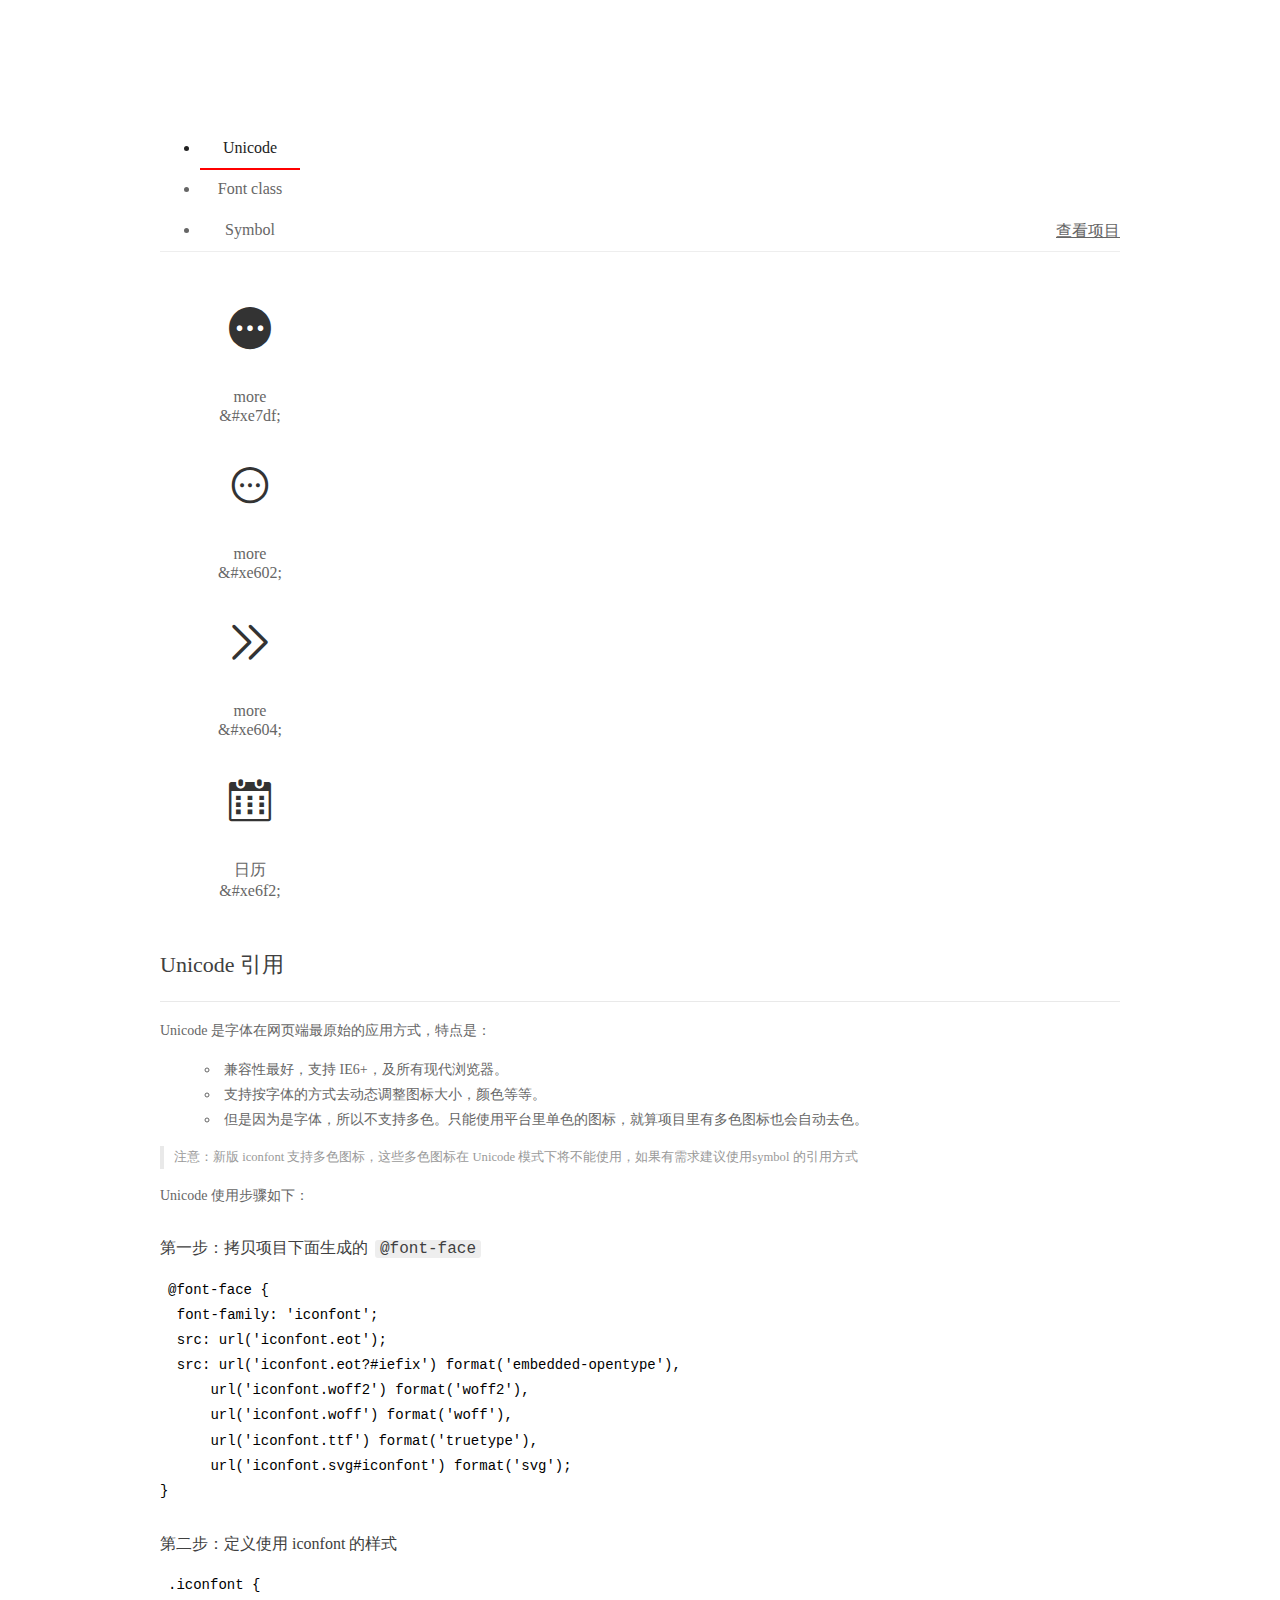
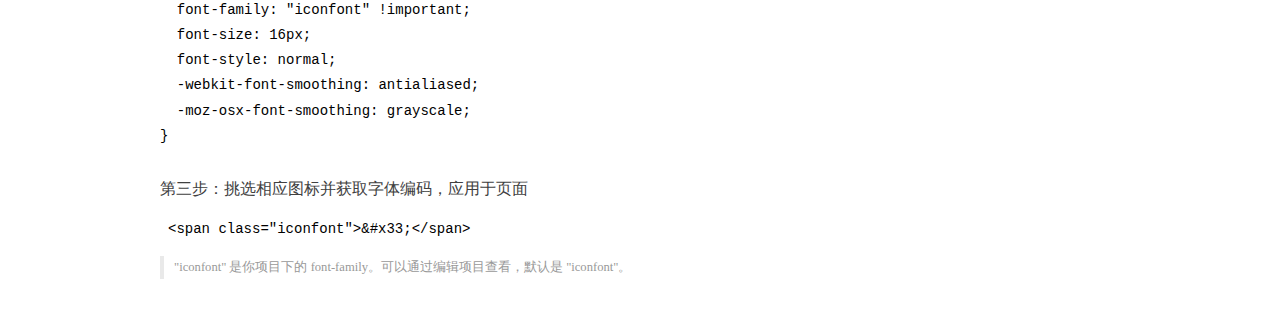
<file: lib/iconfont/demo_index.html>
<!DOCTYPE html>
<html>
<head>
  <meta charset="utf-8"/>
  <title>IconFont Demo</title>
  <link rel="shortcut icon" href="https://img.alicdn.com/tps/i4/TB1_oz6GVXXXXaFXpXXJDFnIXXX-64-64.ico" type="image/x-icon"/>
  <link rel="stylesheet" href="https://g.alicdn.com/thx/cube/1.3.2/cube.min.css">
  <link rel="stylesheet" href="demo.css">
  <link rel="stylesheet" href="iconfont.css">
  <script src="iconfont.js"></script>
  <!-- jQuery -->
  <script src="https://a1.alicdn.com/oss/uploads/2018/12/26/7bfddb60-08e8-11e9-9b04-53e73bb6408b.js"></script>
  <!-- 代码高亮 -->
  <script src="https://a1.alicdn.com/oss/uploads/2018/12/26/a3f714d0-08e6-11e9-8a15-ebf944d7534c.js"></script>
<meta name="generator" content="Hexo 4.2.1"></head>
<body>
  <div class="main">
    <h1 class="logo"><a href="https://www.iconfont.cn/" title="iconfont 首页" target="_blank">&#xe86b;</a></h1>
    <div class="nav-tabs">
      <ul id="tabs" class="dib-box">
        <li class="dib active"><span>Unicode</span></li>
        <li class="dib"><span>Font class</span></li>
        <li class="dib"><span>Symbol</span></li>
      </ul>
      
      <a href="https://www.iconfont.cn/manage/index?manage_type=myprojects&projectId=1935252" target="_blank" class="nav-more">查看项目</a>
      
    </div>
    <div class="tab-container">
      <div class="content unicode" style="display: block;">
          <ul class="icon_lists dib-box">
          
            <li class="dib">
              <span class="icon iconfont">&#xe7df;</span>
                <div class="name">more</div>
                <div class="code-name">&amp;#xe7df;</div>
              </li>
          
            <li class="dib">
              <span class="icon iconfont">&#xe602;</span>
                <div class="name">more</div>
                <div class="code-name">&amp;#xe602;</div>
              </li>
          
            <li class="dib">
              <span class="icon iconfont">&#xe604;</span>
                <div class="name">more</div>
                <div class="code-name">&amp;#xe604;</div>
              </li>
          
            <li class="dib">
              <span class="icon iconfont">&#xe6f2;</span>
                <div class="name">日历</div>
                <div class="code-name">&amp;#xe6f2;</div>
              </li>
          
          </ul>
          <div class="article markdown">
          <h2 id="unicode-">Unicode 引用</h2>
          <hr>

          <p>Unicode 是字体在网页端最原始的应用方式，特点是：</p>
          <ul>
            <li>兼容性最好，支持 IE6+，及所有现代浏览器。</li>
            <li>支持按字体的方式去动态调整图标大小，颜色等等。</li>
            <li>但是因为是字体，所以不支持多色。只能使用平台里单色的图标，就算项目里有多色图标也会自动去色。</li>
          </ul>
          <blockquote>
            <p>注意：新版 iconfont 支持多色图标，这些多色图标在 Unicode 模式下将不能使用，如果有需求建议使用symbol 的引用方式</p>
          </blockquote>
          <p>Unicode 使用步骤如下：</p>
          <h3 id="-font-face">第一步：拷贝项目下面生成的 <code>@font-face</code></h3>
<pre><code class="language-css"
>@font-face {
  font-family: 'iconfont';
  src: url('iconfont.eot');
  src: url('iconfont.eot?#iefix') format('embedded-opentype'),
      url('iconfont.woff2') format('woff2'),
      url('iconfont.woff') format('woff'),
      url('iconfont.ttf') format('truetype'),
      url('iconfont.svg#iconfont') format('svg');
}
</code></pre>
          <h3 id="-iconfont-">第二步：定义使用 iconfont 的样式</h3>
<pre><code class="language-css"
>.iconfont {
  font-family: "iconfont" !important;
  font-size: 16px;
  font-style: normal;
  -webkit-font-smoothing: antialiased;
  -moz-osx-font-smoothing: grayscale;
}
</code></pre>
          <h3 id="-">第三步：挑选相应图标并获取字体编码，应用于页面</h3>
<pre>
<code class="language-html"
>&lt;span class="iconfont"&gt;&amp;#x33;&lt;/span&gt;
</code></pre>
          <blockquote>
            <p>"iconfont" 是你项目下的 font-family。可以通过编辑项目查看，默认是 "iconfont"。</p>
          </blockquote>
          </div>
      </div>
      <div class="content font-class">
        <ul class="icon_lists dib-box">
          
          <li class="dib">
            <span class="icon iconfont icon-more"></span>
            <div class="name">
              more
            </div>
            <div class="code-name">.icon-more
            </div>
          </li>
          
          <li class="dib">
            <span class="icon iconfont icon-more1"></span>
            <div class="name">
              more
            </div>
            <div class="code-name">.icon-more1
            </div>
          </li>
          
          <li class="dib">
            <span class="icon iconfont icon-iconmore"></span>
            <div class="name">
              more
            </div>
            <div class="code-name">.icon-iconmore
            </div>
          </li>
          
          <li class="dib">
            <span class="icon iconfont icon-rili"></span>
            <div class="name">
              日历
            </div>
            <div class="code-name">.icon-rili
            </div>
          </li>
          
        </ul>
        <div class="article markdown">
        <h2 id="font-class-">font-class 引用</h2>
        <hr>

        <p>font-class 是 Unicode 使用方式的一种变种，主要是解决 Unicode 书写不直观，语意不明确的问题。</p>
        <p>与 Unicode 使用方式相比，具有如下特点：</p>
        <ul>
          <li>兼容性良好，支持 IE8+，及所有现代浏览器。</li>
          <li>相比于 Unicode 语意明确，书写更直观。可以很容易分辨这个 icon 是什么。</li>
          <li>因为使用 class 来定义图标，所以当要替换图标时，只需要修改 class 里面的 Unicode 引用。</li>
          <li>不过因为本质上还是使用的字体，所以多色图标还是不支持的。</li>
        </ul>
        <p>使用步骤如下：</p>
        <h3 id="-fontclass-">第一步：引入项目下面生成的 fontclass 代码：</h3>
<pre><code class="language-html">&lt;link rel="stylesheet" href="./iconfont.css"&gt;
</code></pre>
        <h3 id="-">第二步：挑选相应图标并获取类名，应用于页面：</h3>
<pre><code class="language-html">&lt;span class="iconfont icon-xxx"&gt;&lt;/span&gt;
</code></pre>
        <blockquote>
          <p>"
            iconfont" 是你项目下的 font-family。可以通过编辑项目查看，默认是 "iconfont"。</p>
        </blockquote>
      </div>
      </div>
      <div class="content symbol">
          <ul class="icon_lists dib-box">
          
            <li class="dib">
                <svg class="icon svg-icon" aria-hidden="true">
                  <use xlink:href="#icon-more"></use>
                </svg>
                <div class="name">more</div>
                <div class="code-name">#icon-more</div>
            </li>
          
            <li class="dib">
                <svg class="icon svg-icon" aria-hidden="true">
                  <use xlink:href="#icon-more1"></use>
                </svg>
                <div class="name">more</div>
                <div class="code-name">#icon-more1</div>
            </li>
          
            <li class="dib">
                <svg class="icon svg-icon" aria-hidden="true">
                  <use xlink:href="#icon-iconmore"></use>
                </svg>
                <div class="name">more</div>
                <div class="code-name">#icon-iconmore</div>
            </li>
          
            <li class="dib">
                <svg class="icon svg-icon" aria-hidden="true">
                  <use xlink:href="#icon-rili"></use>
                </svg>
                <div class="name">日历</div>
                <div class="code-name">#icon-rili</div>
            </li>
          
          </ul>
          <div class="article markdown">
          <h2 id="symbol-">Symbol 引用</h2>
          <hr>

          <p>这是一种全新的使用方式，应该说这才是未来的主流，也是平台目前推荐的用法。相关介绍可以参考这篇<a href="">文章</a>
            这种用法其实是做了一个 SVG 的集合，与另外两种相比具有如下特点：</p>
          <ul>
            <li>支持多色图标了，不再受单色限制。</li>
            <li>通过一些技巧，支持像字体那样，通过 <code>font-size</code>, <code>color</code> 来调整样式。</li>
            <li>兼容性较差，支持 IE9+，及现代浏览器。</li>
            <li>浏览器渲染 SVG 的性能一般，还不如 png。</li>
          </ul>
          <p>使用步骤如下：</p>
          <h3 id="-symbol-">第一步：引入项目下面生成的 symbol 代码：</h3>
<pre><code class="language-html">&lt;script src="./iconfont.js"&gt;&lt;/script&gt;
</code></pre>
          <h3 id="-css-">第二步：加入通用 CSS 代码（引入一次就行）：</h3>
<pre><code class="language-html">&lt;style&gt;
.icon {
  width: 1em;
  height: 1em;
  vertical-align: -0.15em;
  fill: currentColor;
  overflow: hidden;
}
&lt;/style&gt;
</code></pre>
          <h3 id="-">第三步：挑选相应图标并获取类名，应用于页面：</h3>
<pre><code class="language-html">&lt;svg class="icon" aria-hidden="true"&gt;
  &lt;use xlink:href="#icon-xxx"&gt;&lt;/use&gt;
&lt;/svg&gt;
</code></pre>
          </div>
      </div>

    </div>
  </div>
  <script>
  $(document).ready(function () {
      $('.tab-container .content:first').show()

      $('#tabs li').click(function (e) {
        var tabContent = $('.tab-container .content')
        var index = $(this).index()

        if ($(this).hasClass('active')) {
          return
        } else {
          $('#tabs li').removeClass('active')
          $(this).addClass('active')

          tabContent.hide().eq(index).fadeIn()
        }
      })
    })
  </script>
</body>
</html>
</file>
<file: lib/iconfont/demo.css>
/* Logo 字体 */
@font-face {
  font-family: "iconfont logo";
  src: url('https://at.alicdn.com/t/font_985780_km7mi63cihi.eot?t=1545807318834');
  src: url('https://at.alicdn.com/t/font_985780_km7mi63cihi.eot?t=1545807318834#iefix') format('embedded-opentype'),
    url('https://at.alicdn.com/t/font_985780_km7mi63cihi.woff?t=1545807318834') format('woff'),
    url('https://at.alicdn.com/t/font_985780_km7mi63cihi.ttf?t=1545807318834') format('truetype'),
    url('https://at.alicdn.com/t/font_985780_km7mi63cihi.svg?t=1545807318834#iconfont') format('svg');
}

.logo {
  font-family: "iconfont logo";
  font-size: 160px;
  font-style: normal;
  -webkit-font-smoothing: antialiased;
  -moz-osx-font-smoothing: grayscale;
}

/* tabs */
.nav-tabs {
  position: relative;
}

.nav-tabs .nav-more {
  position: absolute;
  right: 0;
  bottom: 0;
  height: 42px;
  line-height: 42px;
  color: #666;
}

#tabs {
  border-bottom: 1px solid #eee;
}

#tabs li {
  cursor: pointer;
  width: 100px;
  height: 40px;
  line-height: 40px;
  text-align: center;
  font-size: 16px;
  border-bottom: 2px solid transparent;
  position: relative;
  z-index: 1;
  margin-bottom: -1px;
  color: #666;
}


#tabs .active {
  border-bottom-color: #f00;
  color: #222;
}

.tab-container .content {
  display: none;
}

/* 页面布局 */
.main {
  padding: 30px 100px;
  width: 960px;
  margin: 0 auto;
}

.main .logo {
  color: #333;
  text-align: left;
  margin-bottom: 30px;
  line-height: 1;
  height: 110px;
  margin-top: -50px;
  overflow: hidden;
  *zoom: 1;
}

.main .logo a {
  font-size: 160px;
  color: #333;
}

.helps {
  margin-top: 40px;
}

.helps pre {
  padding: 20px;
  margin: 10px 0;
  border: solid 1px #e7e1cd;
  background-color: #fffdef;
  overflow: auto;
}

.icon_lists {
  width: 100% !important;
  overflow: hidden;
  *zoom: 1;
}

.icon_lists li {
  width: 100px;
  margin-bottom: 10px;
  margin-right: 20px;
  text-align: center;
  list-style: none !important;
  cursor: default;
}

.icon_lists li .code-name {
  line-height: 1.2;
}

.icon_lists .icon {
  display: block;
  height: 100px;
  line-height: 100px;
  font-size: 42px;
  margin: 10px auto;
  color: #333;
  -webkit-transition: font-size 0.25s linear, width 0.25s linear;
  -moz-transition: font-size 0.25s linear, width 0.25s linear;
  transition: font-size 0.25s linear, width 0.25s linear;
}

.icon_lists .icon:hover {
  font-size: 100px;
}

.icon_lists .svg-icon {
  /* 通过设置 font-size 来改变图标大小 */
  width: 1em;
  /* 图标和文字相邻时，垂直对齐 */
  vertical-align: -0.15em;
  /* 通过设置 color 来改变 SVG 的颜色/fill */
  fill: currentColor;
  /* path 和 stroke 溢出 viewBox 部分在 IE 下会显示
      normalize.css 中也包含这行 */
  overflow: hidden;
}

.icon_lists li .name,
.icon_lists li .code-name {
  color: #666;
}

/* markdown 样式 */
.markdown {
  color: #666;
  font-size: 14px;
  line-height: 1.8;
}

.highlight {
  line-height: 1.5;
}

.markdown img {
  vertical-align: middle;
  max-width: 100%;
}

.markdown h1 {
  color: #404040;
  font-weight: 500;
  line-height: 40px;
  margin-bottom: 24px;
}

.markdown h2,
.markdown h3,
.markdown h4,
.markdown h5,
.markdown h6 {
  color: #404040;
  margin: 1.6em 0 0.6em 0;
  font-weight: 500;
  clear: both;
}

.markdown h1 {
  font-size: 28px;
}

.markdown h2 {
  font-size: 22px;
}

.markdown h3 {
  font-size: 16px;
}

.markdown h4 {
  font-size: 14px;
}

.markdown h5 {
  font-size: 12px;
}

.markdown h6 {
  font-size: 12px;
}

.markdown hr {
  height: 1px;
  border: 0;
  background: #e9e9e9;
  margin: 16px 0;
  clear: both;
}

.markdown p {
  margin: 1em 0;
}

.markdown>p,
.markdown>blockquote,
.markdown>.highlight,
.markdown>ol,
.markdown>ul {
  width: 80%;
}

.markdown ul>li {
  list-style: circle;
}

.markdown>ul li,
.markdown blockquote ul>li {
  margin-left: 20px;
  padding-left: 4px;
}

.markdown>ul li p,
.markdown>ol li p {
  margin: 0.6em 0;
}

.markdown ol>li {
  list-style: decimal;
}

.markdown>ol li,
.markdown blockquote ol>li {
  margin-left: 20px;
  padding-left: 4px;
}

.markdown code {
  margin: 0 3px;
  padding: 0 5px;
  background: #eee;
  border-radius: 3px;
}

.markdown strong,
.markdown b {
  font-weight: 600;
}

.markdown>table {
  border-collapse: collapse;
  border-spacing: 0px;
  empty-cells: show;
  border: 1px solid #e9e9e9;
  width: 95%;
  margin-bottom: 24px;
}

.markdown>table th {
  white-space: nowrap;
  color: #333;
  font-weight: 600;
}

.markdown>table th,
.markdown>table td {
  border: 1px solid #e9e9e9;
  padding: 8px 16px;
  text-align: left;
}

.markdown>table th {
  background: #F7F7F7;
}

.markdown blockquote {
  font-size: 90%;
  color: #999;
  border-left: 4px solid #e9e9e9;
  padding-left: 0.8em;
  margin: 1em 0;
}

.markdown blockquote p {
  margin: 0;
}

.markdown .anchor {
  opacity: 0;
  transition: opacity 0.3s ease;
  margin-left: 8px;
}

.markdown .waiting {
  color: #ccc;
}

.markdown h1:hover .anchor,
.markdown h2:hover .anchor,
.markdown h3:hover .anchor,
.markdown h4:hover .anchor,
.markdown h5:hover .anchor,
.markdown h6:hover .anchor {
  opacity: 1;
  display: inline-block;
}

.markdown>br,
.markdown>p>br {
  clear: both;
}


.hljs {
  display: block;
  background: white;
  padding: 0.5em;
  color: #333333;
  overflow-x: auto;
}

.hljs-comment,
.hljs-meta {
  color: #969896;
}

.hljs-string,
.hljs-variable,
.hljs-template-variable,
.hljs-strong,
.hljs-emphasis,
.hljs-quote {
  color: #df5000;
}

.hljs-keyword,
.hljs-selector-tag,
.hljs-type {
  color: #a71d5d;
}

.hljs-literal,
.hljs-symbol,
.hljs-bullet,
.hljs-attribute {
  color: #0086b3;
}

.hljs-section,
.hljs-name {
  color: #63a35c;
}

.hljs-tag {
  color: #333333;
}

.hljs-title,
.hljs-attr,
.hljs-selector-id,
.hljs-selector-class,
.hljs-selector-attr,
.hljs-selector-pseudo {
  color: #795da3;
}

.hljs-addition {
  color: #55a532;
  background-color: #eaffea;
}

.hljs-deletion {
  color: #bd2c00;
  background-color: #ffecec;
}

.hljs-link {
  text-decoration: underline;
}

/* 代码高亮 */
/* PrismJS 1.15.0
https://prismjs.com/download.html#themes=prism&languages=markup+css+clike+javascript */
/**
 * prism.js default theme for JavaScript, CSS and HTML
 * Based on dabblet (http://dabblet.com)
 * @author Lea Verou
 */
code[class*="language-"],
pre[class*="language-"] {
  color: black;
  background: none;
  text-shadow: 0 1px white;
  font-family: Consolas, Monaco, 'Andale Mono', 'Ubuntu Mono', monospace;
  text-align: left;
  white-space: pre;
  word-spacing: normal;
  word-break: normal;
  word-wrap: normal;
  line-height: 1.5;

  -moz-tab-size: 4;
  -o-tab-size: 4;
  tab-size: 4;

  -webkit-hyphens: none;
  -moz-hyphens: none;
  -ms-hyphens: none;
  hyphens: none;
}

pre[class*="language-"]::-moz-selection,
pre[class*="language-"] ::-moz-selection,
code[class*="language-"]::-moz-selection,
code[class*="language-"] ::-moz-selection {
  text-shadow: none;
  background: #b3d4fc;
}

pre[class*="language-"]::selection,
pre[class*="language-"] ::selection,
code[class*="language-"]::selection,
code[class*="language-"] ::selection {
  text-shadow: none;
  background: #b3d4fc;
}

@media print {

  code[class*="language-"],
  pre[class*="language-"] {
    text-shadow: none;
  }
}

/* Code blocks */
pre[class*="language-"] {
  padding: 1em;
  margin: .5em 0;
  overflow: auto;
}

:not(pre)>code[class*="language-"],
pre[class*="language-"] {
  background: #f5f2f0;
}

/* Inline code */
:not(pre)>code[class*="language-"] {
  padding: .1em;
  border-radius: .3em;
  white-space: normal;
}

.token.comment,
.token.prolog,
.token.doctype,
.token.cdata {
  color: slategray;
}

.token.punctuation {
  color: #999;
}

.namespace {
  opacity: .7;
}

.token.property,
.token.tag,
.token.boolean,
.token.number,
.token.constant,
.token.symbol,
.token.deleted {
  color: #905;
}

.token.selector,
.token.attr-name,
.token.string,
.token.char,
.token.builtin,
.token.inserted {
  color: #690;
}

.token.operator,
.token.entity,
.token.url,
.language-css .token.string,
.style .token.string {
  color: #9a6e3a;
  background: hsla(0, 0%, 100%, .5);
}

.token.atrule,
.token.attr-value,
.token.keyword {
  color: #07a;
}

.token.function,
.token.class-name {
  color: #DD4A68;
}

.token.regex,
.token.important,
.token.variable {
  color: #e90;
}

.token.important,
.token.bold {
  font-weight: bold;
}

.token.italic {
  font-style: italic;
}

.token.entity {
  cursor: help;
}
</file>
<file: lib/iconfont/iconfont.css>
@font-face {font-family: "iconfont";
  src: url('iconfont.eot?t=1594349503652'); /* IE9 */
  src: url('iconfont.eot?t=1594349503652#iefix') format('embedded-opentype'), /* IE6-IE8 */
  url('[data-uri]') format('woff2'),
  url('iconfont.woff?t=1594349503652') format('woff'),
  url('iconfont.ttf?t=1594349503652') format('truetype'), /* chrome, firefox, opera, Safari, Android, iOS 4.2+ */
  url('iconfont.svg?t=1594349503652#iconfont') format('svg'); /* iOS 4.1- */
}

.iconfont {
  font-family: "iconfont" !important;
  font-size: 16px;
  font-style: normal;
  -webkit-font-smoothing: antialiased;
  -moz-osx-font-smoothing: grayscale;
}

.icon-more:before {
  content: "\e7df";
}

.icon-more1:before {
  content: "\e602";
}

.icon-iconmore:before {
  content: "\e604";
}

.icon-rili:before {
  content: "\e6f2";
}
</file>
